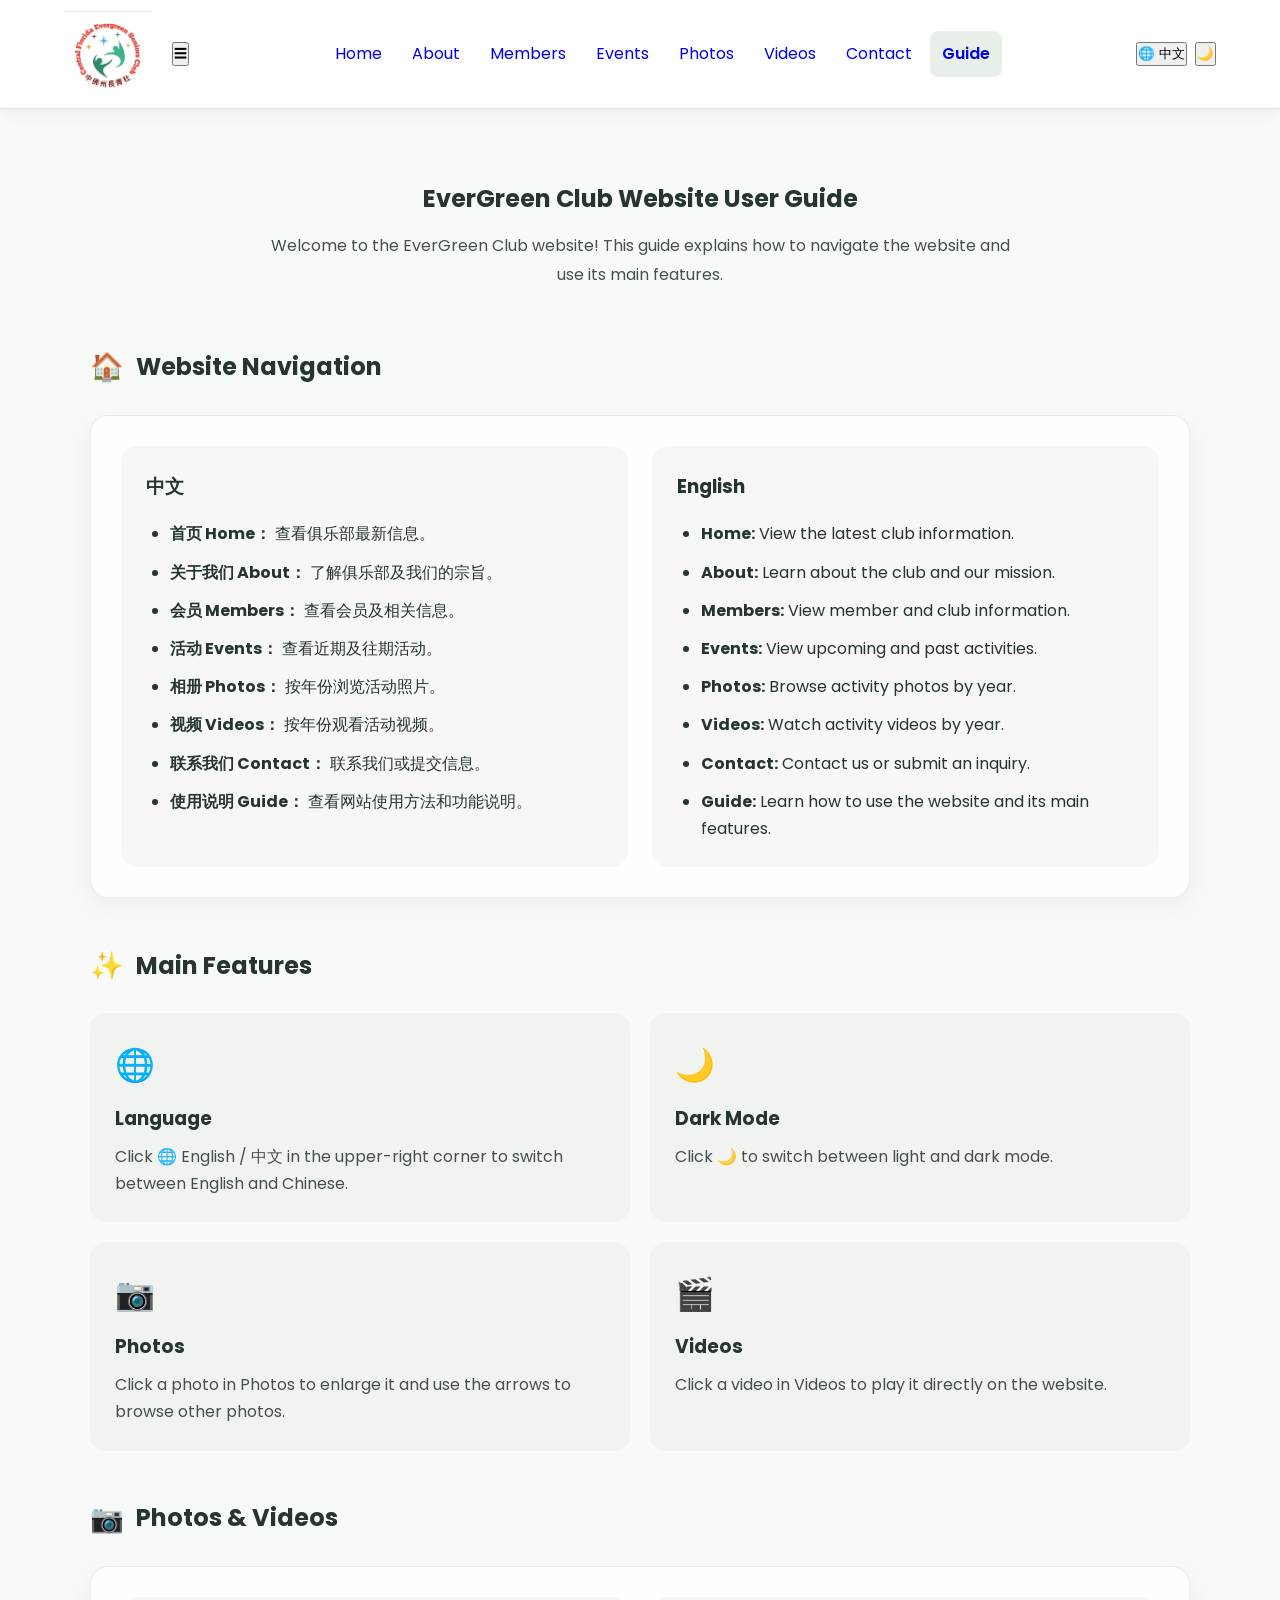
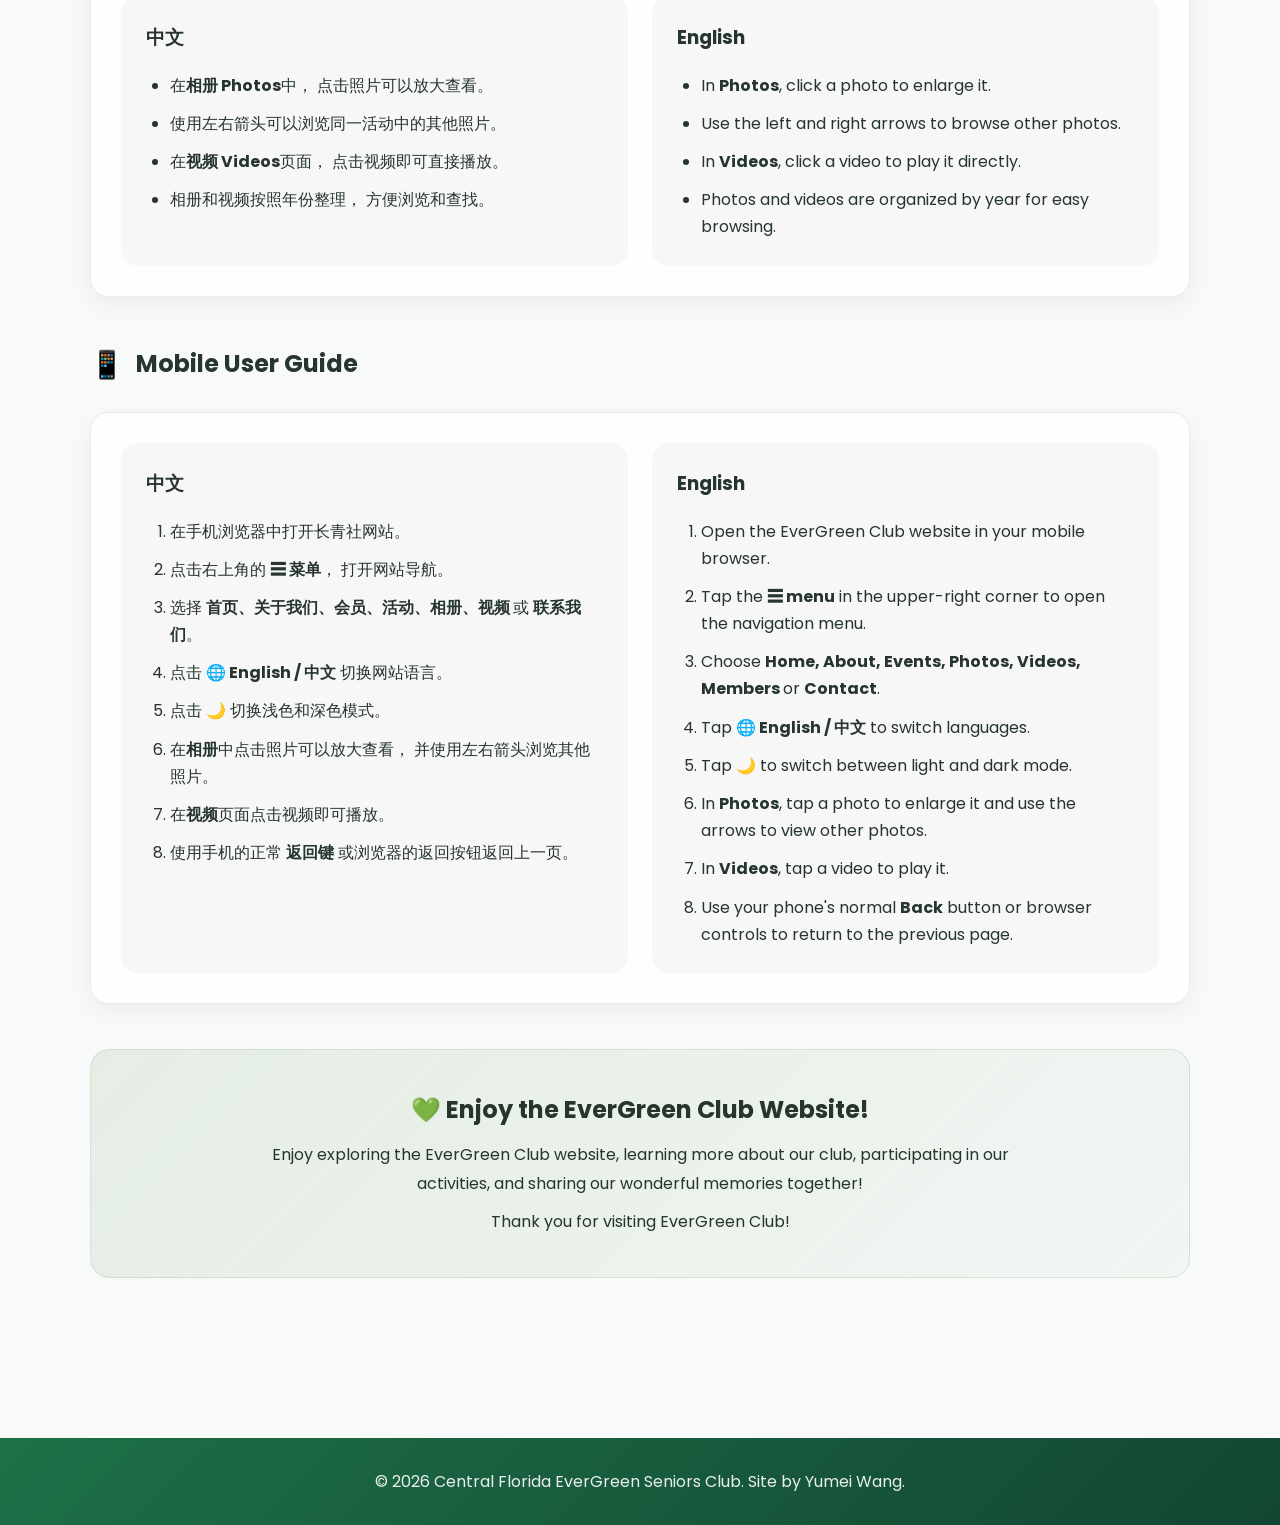
<file: guide2.html>
<!DOCTYPE html>
<html lang="zh-CN">

<head>
    <meta charset="UTF-8">

    <meta name="viewport"
        content="width=device-width, initial-scale=1.0">

    <meta name="description"
        data-en="EverGreen Club website user guide."
        data-zh="长青社网站使用说明。"
        content="长青社网站使用说明">

    <title data-en="Website User Guide" data-zh="网站使用说明">
        网站使用说明
    </title>

    <!-- Google Font -->
    <link rel="preconnect" href="https://fonts.googleapis.com">
    <link rel="preconnect"
        href="https://fonts.gstatic.com"
        crossorigin>

    <link href="https://fonts.googleapis.com/css2?family=Poppins:wght@400;500;600;700&display=swap"
        rel="stylesheet">

    <!-- Main Website CSS -->
    <link rel="stylesheet" href="assets/css/style.css">

    <style>
        /* =========================================
           GUIDE PAGE
        ========================================= */

        .guide-page {
            padding: 70px 20px 90px;
        }

        .guide-container {
            max-width: 1100px;
            margin: 0 auto;
        }

        .guide-hero {
            text-align: center;
            margin-bottom: 55px;
        }

        .guide-hero h1 {
            margin-bottom: 12px;
        }

        .guide-hero p {
            max-width: 760px;
            margin: 0 auto;
            line-height: 1.8;
            opacity: 0.85;
        }

        .guide-section {
            margin-bottom: 45px;
        }

        .guide-section-title {
            display: flex;
            align-items: center;
            gap: 12px;
            margin-bottom: 24px;
        }

        .guide-section-title .icon {
            font-size: 1.7rem;
        }

        .guide-section-title h2 {
            margin: 0;
        }

        .guide-card {
            background: var(--card-bg, rgba(255, 255, 255, 0.75));
            border: 1px solid var(--border-color, rgba(0, 0, 0, 0.08));
            border-radius: 18px;
            padding: 30px;
            margin-bottom: 20px;
            box-shadow: 0 8px 25px rgba(0, 0, 0, 0.05);
        }

        .guide-card h3 {
            margin-top: 0;
            margin-bottom: 20px;
        }

        .guide-card ul,
        .guide-card ol {
            margin: 0;
            padding-left: 24px;
        }

        .guide-card li {
            margin-bottom: 13px;
            line-height: 1.75;
        }

        .guide-card li:last-child {
            margin-bottom: 0;
        }

        .guide-bilingual {
            display: grid;
            grid-template-columns: 1fr 1fr;
            gap: 24px;
        }

        .language-card {
            padding: 25px;
            border-radius: 16px;
            background: rgba(128, 128, 128, 0.06);
        }

        .language-card h3 {
            margin-top: 0;
            margin-bottom: 18px;
        }

        .language-card ul,
        .language-card ol {
            margin-bottom: 0;
        }

        .language-card li {
            margin-bottom: 11px;
            line-height: 1.7;
        }

        .feature-grid {
            display: grid;
            grid-template-columns:
                repeat(2, minmax(0, 1fr));
            gap: 20px;
        }

        .feature-item {
            padding: 25px;
            border-radius: 16px;
            background: rgba(128, 128, 128, 0.06);
        }

        .feature-item .feature-icon {
            font-size: 2rem;
            margin-bottom: 10px;
        }

        .feature-item h3 {
            margin: 0 0 8px;
        }

        .feature-item p {
            margin: 0;
            line-height: 1.7;
            opacity: 0.85;
        }

        .welcome-box {
            text-align: center;
            padding: 40px 30px;
            border-radius: 20px;
            background: linear-gradient(
                135deg,
                rgba(100, 150, 100, 0.12),
                rgba(100, 150, 100, 0.04)
            );
            border: 1px solid rgba(100, 150, 100, 0.18);
        }

        .welcome-box h2 {
            margin-top: 0;
        }

        .welcome-box p {
            max-width: 760px;
            margin: 10px auto 0;
            line-height: 1.8;
        }

        /* =========================================
           DARK MODE
        ========================================= */

        body.dark .guide-card {
            background: rgba(255, 255, 255, 0.04);
            border-color: rgba(255, 255, 255, 0.10);
            box-shadow: 0 8px 25px rgba(0, 0, 0, 0.18);
        }

        body.dark .language-card,
        body.dark .feature-item {
            background: rgba(255, 255, 255, 0.045);
        }

        body.dark .welcome-box {
            background: rgba(255, 255, 255, 0.045);
            border-color: rgba(255, 255, 255, 0.10);
        }


        /* =========================================
           GUIDE PAGE NAVIGATION
           Keep the navigation clean and consistent
        ========================================= */
        .site-header .navbar {
            display: flex;
            align-items: center;
            gap: 20px;
        }

        .site-header .nav-menu {
            display: flex;
            align-items: center;
            justify-content: center;
            gap: 6px;
            flex: 1;
        }

        .site-header .nav-menu a {
            display: inline-flex;
            align-items: center;
            justify-content: center;
            padding: 9px 12px;
            border-radius: 8px;
            text-decoration: none;
            white-space: nowrap;
            transition: background-color .2s ease, color .2s ease;
        }

        .site-header .nav-menu a:hover {
            background: rgba(100, 150, 100, 0.10);
        }

        .site-header .nav-menu a.active {
            font-weight: 600;
            background: rgba(100, 150, 100, 0.14);
        }

        .site-header .header-controls {
            display: flex;
            align-items: center;
            gap: 8px;
            flex-shrink: 0;
        }

        /* Dark-mode styling for the guide page */
        body.dark,
        body.dark .site-header,
        body.dark .site-footer {
            color: #f2f2f2;
        }

        body.dark .guide-page {
            background: transparent;
        }

        body.dark .guide-page h1,
        body.dark .guide-page h2,
        body.dark .guide-page h3,
        body.dark .guide-page p,
        body.dark .guide-page li,
        body.dark .guide-page strong {
            color: inherit;
        }

        body.dark .guide-card,
        body.dark .language-card,
        body.dark .feature-item {
            color: #f2f2f2;
        }

        body.dark .guide-card a,
        body.dark .language-card a,
        body.dark .feature-item a {
            color: inherit;
        }

        body.dark .nav-menu a.active {
            background: rgba(255, 255, 255, 0.10);
        }

        body.dark .nav-menu a:hover {
            background: rgba(255, 255, 255, 0.08);
        }

        @media (max-width: 900px) {
            .site-header .nav-menu {
                gap: 2px;
            }

            .site-header .nav-menu a {
                padding: 8px 8px;
            }
        }

        /* =========================================
           MOBILE
        ========================================= */

        @media (max-width: 768px) {

            .guide-page {
                padding: 45px 16px 60px;
            }

            .guide-hero {
                margin-bottom: 40px;
            }

            .guide-hero h1 {
                font-size: 2rem;
            }

            .guide-card {
                padding: 22px;
            }

            .guide-bilingual,
            .feature-grid {
                grid-template-columns: 1fr;
                gap: 16px;
            }

            .guide-section {
                margin-bottom: 35px;
            }

            .guide-section-title {
                margin-bottom: 18px;
            }

            .language-card {
                padding: 20px;
            }

            .welcome-box {
                padding: 30px 20px;
            }
        }

        @media (max-width: 480px) {

            .guide-hero h1 {
                font-size: 1.75rem;
            }

            .guide-card {
                padding: 18px;
                border-radius: 15px;
            }

            .guide-card li {
                line-height: 1.65;
            }
        }
    </style>
</head>


<body>

    <!-- =========================================
         HEADER / NAVIGATION
    ========================================== -->

    <header class="site-header">

        <nav class="navbar">

            <!-- Logo -->
            <a href="index.html" class="logo">
                <img src="assets/images/logo.jpeg"
                    alt="EverGreen Club Logo">
            </a>

            <!-- Mobile Menu Button -->
            <button
                class="menu-toggle"
                id="menuToggle"
                aria-label="Open navigation menu">
                ☰
            </button>

            <!-- Navigation -->
            <div class="nav-menu" id="navMenu">

                <a href="index.html"
                    data-en="Home"
                    data-zh="首页">
                    首页
                </a>

                <a href="about.html"
                    data-en="About"
                    data-zh="关于我们">
                    关于我们
                </a>

                <a href="members.html"
                    data-en="Members"
                    data-zh="会员">
                    会员
                </a>

                <a href="events.html"
                    data-en="Events"
                    data-zh="活动">
                    活动
                </a>

                <a href="photos.html"
                    data-en="Photos"
                    data-zh="照片">
                    照片
                </a>

                <a href="videos.html"
                    data-en="Videos"
                    data-zh="视频">
                    视频
                </a>

                <a href="contact.html"
                    data-en="Contact"
                    data-zh="联系我们">
                    联系我们
                </a>

                <a href="guide.html"
                    class="active"
                    data-en="Guide"
                    data-zh="使用说明">
                    使用说明
                </a>

            </div>

            <!-- Controls -->
            <div class="header-controls">

                <!-- Language -->
                <button
                    id="languageButton"
                    class="language-button"
                    aria-label="Change language">
                    🌐 <span id="currentLanguage">中文</span>
                </button>

                <!-- Dark Mode -->
                <button
                    id="darkModeToggle"
                    class="dark-mode-toggle"
                    aria-label="Toggle dark mode">
                    🌙
                </button>

            </div>

        </nav>

    </header>


    <!-- =========================================
         MAIN CONTENT
    ========================================== -->

    <main class="guide-page">

        <div class="guide-container">

            <!-- Hero -->
            <section class="guide-hero">

                <h1
                    data-en="EverGreen Club Website User Guide"
                    data-zh="长青社网站使用说明">
                    长青社网站使用说明
                </h1>

                <p
                    data-en="Welcome to the EverGreen Club website! This guide explains how to navigate the website and use its main features."
                    data-zh="欢迎浏览长青社网站！本说明将帮助您了解网站的主要功能和使用方法。">
                    欢迎浏览长青社网站！
                    本说明将帮助您了解网站的主要功能和使用方法。
                </p>

            </section>


            <!-- =================================
                 WEBSITE NAVIGATION
            ================================== -->

            <section class="guide-section">

                <div class="guide-section-title">
                    <span class="icon">🏠</span>

                    <h2
                        data-en="Website Navigation"
                        data-zh="网站主要功能">
                        网站主要功能
                    </h2>
                </div>

                <div class="guide-card">

                    <div class="guide-bilingual">

                        <!-- Chinese -->
                        <div class="language-card">

                            <h3>中文</h3>

                            <ul>

                                <li>
                                    <strong>首页 Home：</strong>
                                    查看俱乐部最新信息。
                                </li>

                                <li>
                                    <strong>关于我们 About：</strong>
                                    了解俱乐部及我们的宗旨。
                                </li>

                                <li>
                                    <strong>会员 Members：</strong>
                                    查看会员及相关信息。
                                </li>

                                <li>
                                    <strong>活动 Events：</strong>
                                    查看近期及往期活动。
                                </li>

                                <li>
                                    <strong>相册 Photos：</strong>
                                    按年份浏览活动照片。
                                </li>

                                <li>
                                    <strong>视频 Videos：</strong>
                                    按年份观看活动视频。
                                </li>

                                <li>
                                    <strong>联系我们 Contact：</strong>
                                    联系我们或提交信息。
                                </li>

                                <li>
                                    <strong>使用说明 Guide：</strong>
                                    查看网站使用方法和功能说明。
                                </li>

                            </ul>

                        </div>


                        <!-- English -->
                        <div class="language-card">

                            <h3>English</h3>

                            <ul>

                                <li>
                                    <strong>Home:</strong>
                                    View the latest club information.
                                </li>

                                <li>
                                    <strong>About:</strong>
                                    Learn about the club and our mission.
                                </li>

                                <li>
                                    <strong>Members:</strong>
                                    View member and club information.
                                </li>

                                <li>
                                    <strong>Events:</strong>
                                    View upcoming and past activities.
                                </li>

                                <li>
                                    <strong>Photos:</strong>
                                    Browse activity photos by year.
                                </li>

                                <li>
                                    <strong>Videos:</strong>
                                    Watch activity videos by year.
                                </li>

                                <li>
                                    <strong>Contact:</strong>
                                    Contact us or submit an inquiry.
                                </li>

                                <li>
                                    <strong>Guide:</strong>
                                    Learn how to use the website and its main features.
                                </li>

                            </ul>

                        </div>

                    </div>

                </div>

            </section>


            <!-- =================================
                 MAIN FEATURES
            ================================== -->

            <section class="guide-section">

                <div class="guide-section-title">
                    <span class="icon">✨</span>

                    <h2
                        data-en="Main Features"
                        data-zh="主要功能">
                        主要功能
                    </h2>
                </div>

                <div class="feature-grid">

                    <div class="feature-item">

                        <div class="feature-icon">🌐</div>

                        <h3
                            data-en="Language"
                            data-zh="语言切换">
                            语言切换
                        </h3>

                        <p
                            data-en="Click 🌐 English / 中文 in the upper-right corner to switch between English and Chinese."
                            data-zh="点击右上角的 🌐 English / 中文，即可在中文和英文之间切换。">
                            点击右上角的
                            🌐 English / 中文，
                            即可在中文和英文之间切换。
                        </p>

                    </div>


                    <div class="feature-item">

                        <div class="feature-icon">🌙</div>

                        <h3
                            data-en="Dark Mode"
                            data-zh="深色模式">
                            深色模式
                        </h3>

                        <p
                            data-en="Click 🌙 to switch between light and dark mode."
                            data-zh="点击 🌙 图标，可以在浅色模式和深色模式之间切换。">
                            点击 🌙 图标，可以在浅色模式和深色模式之间切换。
                        </p>

                    </div>


                    <div class="feature-item">

                        <div class="feature-icon">📷</div>

                        <h3
                            data-en="Photos"
                            data-zh="照片">
                            照片
                        </h3>

                        <p
                            data-en="Click a photo in Photos to enlarge it and use the arrows to browse other photos."
                            data-zh="在照片中点击照片可以放大查看，并使用左右箭头浏览其他照片。">
                            在照片中点击照片可以放大查看，
                            并使用左右箭头浏览其他照片。
                        </p>

                    </div>


                    <div class="feature-item">

                        <div class="feature-icon">🎬</div>

                        <h3
                            data-en="Videos"
                            data-zh="视频">
                            视频
                        </h3>

                        <p
                            data-en="Click a video in Videos to play it directly on the website."
                            data-zh="在视频页面点击视频即可直接播放。">
                            在视频页面点击视频即可直接播放。
                        </p>

                    </div>

                </div>

            </section>


            <!-- =================================
                 PHOTOS & VIDEOS
            ================================== -->

            <section class="guide-section">

                <div class="guide-section-title">
                    <span class="icon">📷</span>

                    <h2
                        data-en="Photos & Videos"
                        data-zh="查看照片和视频">
                        查看照片和视频
                    </h2>
                </div>

                <div class="guide-card">

                    <div class="guide-bilingual">

                        <div class="language-card">

                            <h3>中文</h3>

                            <ul>

                                <li>
                                    在<strong>相册 Photos</strong>中，
                                    点击照片可以放大查看。
                                </li>

                                <li>
                                    使用左右箭头可以浏览同一活动中的其他照片。
                                </li>

                                <li>
                                    在<strong>视频 Videos</strong>页面，
                                    点击视频即可直接播放。
                                </li>

                                <li>
                                    相册和视频按照年份整理，
                                    方便浏览和查找。
                                </li>

                            </ul>

                        </div>


                        <div class="language-card">

                            <h3>English</h3>

                            <ul>

                                <li>
                                    In <strong>Photos</strong>,
                                    click a photo to enlarge it.
                                </li>

                                <li>
                                    Use the left and right arrows
                                    to browse other photos.
                                </li>

                                <li>
                                    In <strong>Videos</strong>,
                                    click a video to play it directly.
                                </li>

                                <li>
                                    Photos and videos are organized
                                    by year for easy browsing.
                                </li>

                            </ul>

                        </div>

                    </div>

                </div>

            </section>


            <!-- =================================
                 MOBILE GUIDE
            ================================== -->

            <section class="guide-section">

                <div class="guide-section-title">

                    <span class="icon">📱</span>

                    <h2
                        data-en="Mobile User Guide"
                        data-zh="手机使用指南">
                        手机使用指南
                    </h2>

                </div>


                <div class="guide-card">

                    <div class="guide-bilingual">

                        <!-- Chinese -->
                        <div class="language-card">

                            <h3>中文</h3>

                            <ol>

                                <li>
                                    在手机浏览器中打开长青社网站。
                                </li>

                                <li>
                                    点击右上角的
                                    <strong>☰ 菜单</strong>，
                                    打开网站导航。
                                </li>

                                <li>
                                    选择
                                    <strong>
                                        首页、关于我们、会员、活动、相册、视频
                                    </strong>
                                    或
                                    <strong>联系我们</strong>。
                                </li>

                                <li>
                                    点击
                                    <strong>🌐 English / 中文</strong>
                                    切换网站语言。
                                </li>

                                <li>
                                    点击
                                    <strong>🌙</strong>
                                    切换浅色和深色模式。
                                </li>

                                <li>
                                    在<strong>相册</strong>中点击照片可以放大查看，
                                    并使用左右箭头浏览其他照片。
                                </li>

                                <li>
                                    在<strong>视频</strong>页面点击视频即可播放。
                                </li>

                                <li>
                                    使用手机的正常
                                    <strong>返回键</strong>
                                    或浏览器的返回按钮返回上一页。
                                </li>

                            </ol>

                        </div>


                        <!-- English -->
                        <div class="language-card">

                            <h3>English</h3>

                            <ol>

                                <li>
                                    Open the EverGreen Club website
                                    in your mobile browser.
                                </li>

                                <li>
                                    Tap the
                                    <strong>☰ menu</strong>
                                    in the upper-right corner
                                    to open the navigation menu.
                                </li>

                                <li>
                                    Choose
                                    <strong>
                                        Home, About, Events, Photos,
                                        Videos, Members
                                    </strong>
                                    or
                                    <strong>Contact</strong>.
                                </li>

                                <li>
                                    Tap
                                    <strong>🌐 English / 中文</strong>
                                    to switch languages.
                                </li>

                                <li>
                                    Tap
                                    <strong>🌙</strong>
                                    to switch between light and dark mode.
                                </li>

                                <li>
                                    In <strong>Photos</strong>,
                                    tap a photo to enlarge it and use
                                    the arrows to view other photos.
                                </li>

                                <li>
                                    In <strong>Videos</strong>,
                                    tap a video to play it.
                                </li>

                                <li>
                                    Use your phone's normal
                                    <strong>Back</strong> button or
                                    browser controls to return
                                    to the previous page.
                                </li>

                            </ol>

                        </div>

                    </div>

                </div>

            </section>


            <!-- =================================
                 WELCOME
            ================================== -->

            <section class="guide-section">

                <div class="welcome-box">

                    <h2
                        data-en="💚 Enjoy the EverGreen Club Website!"
                        data-zh="💚 欢迎浏览长青社网站！">
                        💚 欢迎浏览长青社网站！
                    </h2>

                    <p
                        data-en="Enjoy exploring the EverGreen Club website, learning more about our club, participating in our activities, and sharing our wonderful memories together!"
                        data-zh="欢迎大家浏览长青社网站，了解我们的俱乐部、参加精彩活动，并分享长青俱乐部的美好回忆！">
                        欢迎大家浏览长青社网站，
                        了解我们的俱乐部、参加精彩活动，
                        并分享长青俱乐部的美好回忆！
                    </p>

                    <p
                        data-en="Thank you for visiting EverGreen Club!"
                        data-zh="感谢您的访问！">
                        感谢您的访问！
                    </p>

                </div>

            </section>

        </div>

    </main>


    <!-- =========================================
         FOOTER
    ========================================== -->

    <footer class="site-footer">

        <p
        data-en="© 2026 Central Florida EverGreen Seniors Club. Site by Yumei Wang."
        data-zh="© 2026 中佛州长青社。版权所有。">

        © 2026 Central Florida EverGreen Seniors Club.
        All Rights Reserved.
        </p>

    </footer>


    <!-- =========================================
         LANGUAGE SWITCHER
    ========================================== -->

    <script>

        document.addEventListener(
            "DOMContentLoaded",
            function () {

                const languageButton =
                    document.getElementById("languageButton");

                const currentLanguage =
                    document.getElementById("currentLanguage");

                let language =
                    localStorage.getItem("language") || "zh";

                function updateLanguage() {

                    document
                        .querySelectorAll("[data-en][data-zh]")
                        .forEach(function (element) {

                            if (language === "en") {
                                element.textContent =
                                    element.getAttribute("data-en");
                            } else {
                                element.textContent =
                                    element.getAttribute("data-zh");
                            }

                        });

                    document.documentElement.lang =
                        language === "en"
                            ? "en"
                            : "zh-CN";

                    currentLanguage.textContent =
                        language === "en"
                            ? "中文"
                            : "English";

                    localStorage.setItem(
                        "language",
                        language
                    );
                }


                languageButton.addEventListener(
                    "click",
                    function () {

                        language =
                            language === "en"
                                ? "zh"
                                : "en";

                        updateLanguage();

                    }
                );


                updateLanguage();

            }
        );

    </script>


    <!-- =========================================
         MOBILE MENU
    ========================================== -->

    <script>

        document.addEventListener(
            "DOMContentLoaded",
            function () {

                const menuToggle =
                    document.getElementById("menuToggle");

                const navMenu =
                    document.getElementById("navMenu");

                if (menuToggle && navMenu) {

                    menuToggle.addEventListener(
                        "click",
                        function () {

                            navMenu.classList.toggle("active");

                        }
                    );


                    navMenu
                        .querySelectorAll("a")
                        .forEach(function (link) {

                            link.addEventListener(
                                "click",
                                function () {

                                    navMenu.classList.remove(
                                        "active"
                                    );

                                }
                            );

                        });

                }

            }
        );

    </script>


    <!-- Existing Dark Mode Script -->
    <script>
        /* =========================================
           DARK MODE
           Page-level fallback so Guide works even
           if the shared darkmode.js is missing or
           uses a different class name.
        ========================================= */
        document.addEventListener("DOMContentLoaded", function () {
            const darkModeToggle =
                document.getElementById("darkModeToggle");

            if (!darkModeToggle) return;

            function applyDarkMode(isDark) {
                document.body.classList.toggle("dark", isDark);
                darkModeToggle.textContent = isDark ? "☀️" : "🌙";
                darkModeToggle.setAttribute(
                    "aria-label",
                    isDark ? "Switch to light mode" : "Switch to dark mode"
                );
                darkModeToggle.setAttribute(
                    "title",
                    isDark ? "Light mode" : "Dark mode"
                );
            }

            const savedMode = localStorage.getItem("darkMode");
            const initialDark =
                savedMode === "dark" ||
                (savedMode === null &&
                    window.matchMedia &&
                    window.matchMedia("(prefers-color-scheme: dark)").matches);

            applyDarkMode(initialDark);

            darkModeToggle.addEventListener("click", function () {
                const isDark =
                    !document.body.classList.contains("dark");

                applyDarkMode(isDark);
                localStorage.setItem(
                    "darkMode",
                    isDark ? "dark" : "light"
                );
            });
        });
    </script>

</body>

</html>
</file>
<file: assets/css/style.css>
/* =========================================
   EVERGREEN CLUB
   Main Website Styles
   Compact Version
   ========================================= */


/* =========================================
   RESET
   ========================================= */

* {
    margin: 0;
    padding: 0;
    box-sizing: border-box;
}


/* =========================================
   COLOR VARIABLES
   ========================================= */

:root {

    /* Logo-inspired color palette */
    --primary: #238B57;
    --primary-dark: #145C3A;
    --primary-light: #EAF6EF;

    --blue: #176FA8;
    --blue-dark: #0E4F7A;
    --blue-light: #EAF3F8;

    --green: #3FA66A;
    --green-dark: #1D7048;
    --green-light: #EDF8F1;

    --gold: #D7A928;
    --gold-dark: #AD8318;
    --gold-light: #FFF6D8;

    /* Logo red is kept as a small accent only. */
    --brand-red: #C92A2A;

    --white: #FFFFFF;

    --background: #F7FAF8;

    --text: #26352D;
    --text-light: #66736D;

    --border: #DDE8E1;

    --shadow-small:
        0 4px 12px rgba(0, 0, 0, 0.08);

    --shadow:
        0 10px 30px rgba(0, 0, 0, 0.10);

    --shadow-large:
        0 20px 50px rgba(0, 0, 0, 0.15);

    --radius: 16px;
}


/* =========================================
   BODY
   ========================================= */

body {

    font-family: 'Poppins', sans-serif;

    color: var(--text);

    background: var(--background);

    line-height: 1.7;

    transition:
        background 0.3s ease,
        color 0.3s ease;
}


/* =========================================
   GENERAL
   ========================================= */

img {

    max-width: 100%;

    display: block;
}


a {

    transition:
        color 0.3s ease,
        background 0.3s ease,
        transform 0.3s ease;
}


button {

    font-family: inherit;
}


/* =========================================
   NAVIGATION
   ========================================= */

.navbar {

    position: sticky;

    top: 0;

    z-index: 1000;

    display: flex;

    justify-content: space-between;

    align-items: center;

    padding: 10px 5%;

    background: rgba(255, 255, 255, 0.96);

    backdrop-filter: blur(10px);

    border-bottom: 1px solid var(--border);

    box-shadow:
        0 3px 15px rgba(0, 0, 0, 0.06);
}


/* =========================================
   LOGO
   ========================================= */

.logo {

    display: inline-block;
}


.logo img {

    width: 180px;

    transition:
        transform 0.3s ease;
}


.logo img:hover {

    transform: scale(1.03);
}


/* =========================================
   NAVIGATION LINKS
   ========================================= */

.nav-links {

    display: flex;

    align-items: center;

    gap: 25px;

    list-style: none;
}


.nav-links a {

    position: relative;

    text-decoration: none;

    color: var(--primary);

    font-weight: 600;

    padding: 6px 0;
}


/* Gold underline */

.nav-links a::after {

    content: "";

    position: absolute;

    left: 0;

    bottom: 0;

    width: 0;

    height: 2px;

    background: var(--gold);

    transition:
        width 0.3s ease;
}


.nav-links a:hover::after {

    width: 100%;
}


.nav-links a:hover {

    color: var(--primary-dark);
}


/* =========================================
   NAVIGATION ACTIONS
   ========================================= */

.nav-actions {

    display: flex;

    align-items: center;

    gap: 10px;
}


/* =========================================
   DARK MODE BUTTON
   ========================================= */

#darkModeButton {

    display: flex;

    align-items: center;

    justify-content: center;

    width: 40px;

    height: 40px;

    border: none;

    border-radius: 50%;

    background: transparent;

    font-size: 20px;

    cursor: pointer;

    transition:
        background 0.3s ease,
        transform 0.3s ease;
}


#darkModeButton:hover {

    background: var(--blue-light);

    transform: scale(1.08);
}


body.dark #darkModeButton:hover {

    background: #20382B;
}


/* =========================================
   MENU BUTTON
   ========================================= */

#menuButton {

    display: none;

    font-size: 25px;

    background: none;

    border: none;

    color: var(--primary);

    cursor: pointer;
}


/* =========================================
   HERO
   ========================================= */

.hero {

    position: relative;

    min-height: 75vh;

    background:
        linear-gradient(
            120deg,
            rgba(29, 112, 72, 0.90),
            rgba(23, 111, 168, 0.62),
            rgba(215, 169, 40, 0.28)
        ),
        url("../images/hero.jpg");

    background-size: cover;

    background-position: center;

    display: flex;

    align-items: center;

    justify-content: center;

    text-align: center;

    color: white;

    overflow: hidden;
}


/* Hero overlay */

.hero::after {

    content: "";

    position: absolute;

    inset: 0;

    background:
        radial-gradient(
            circle at center,
            transparent 20%,
            rgba(0, 0, 0, 0.15)
        );

    pointer-events: none;
}


.hero > * {

    position: relative;

    z-index: 1;
}


.hero h1 {

    font-size:
        clamp(42px, 7vw, 68px);

    font-weight: 700;

    letter-spacing: -1px;

    text-shadow:
        0 4px 15px rgba(0, 0, 0, 0.25);

    animation:
        heroFade 1s ease;
}


.hero h2 {

    margin: 15px 0;

    font-size:
        clamp(20px, 3vw, 30px);

    font-weight: 400;

    text-shadow:
        0 3px 10px rgba(0, 0, 0, 0.2);
}


/* =========================================
   HERO ANIMATION
   ========================================= */

@keyframes heroFade {

    from {

        opacity: 0;

        transform: translateY(20px);

    }

    to {

        opacity: 1;

        transform: translateY(0);

    }
}


/* =========================================
   BUTTONS
   ========================================= */

.btn {

    display: inline-block;

    padding: 11px 27px;

    margin: 12px 8px;

    border-radius: 30px;

    text-decoration: none;

    font-weight: 600;

    transition:
        transform 0.3s ease,
        box-shadow 0.3s ease,
        background 0.3s ease;
}


.btn:hover {

    transform: translateY(-3px);

    box-shadow:
        0 8px 20px rgba(0, 0, 0, 0.20);
}


/* =========================================
   PRIMARY BUTTON
   ========================================= */

.primary {

    background: var(--primary);

    color: white;
}


.primary:hover {

    background: var(--primary-dark);

    color: white;
}


/* =========================================
   SECONDARY BUTTON
   ========================================= */

.secondary {

    border: 2px solid white;

    color: white;

    background: transparent;
}


.secondary:hover {

    background: white;

    color: var(--green-dark);
}


/* =========================================
   MISSION / CONTENT SECTIONS
   ========================================= */

.mission {

    padding: 15px 10%;

    text-align: center;

    background: white;
}


.mission h2 {

    color: var(--primary);

    font-size: 32px;

    margin-bottom: 12px;
}


.mission p {

    max-width: 800px;

    margin: auto;

    color: var(--text-light);

    font-size: 16px;
}


/* =========================================
   STATISTICS
   ========================================= */

.stats {

    display: grid;

    grid-template-columns:
        repeat(4, 1fr);

    background:
        linear-gradient(
            135deg,
            var(--green),
            var(--green-dark)
        );

    color: white;

    padding: 45px 8%;

    text-align: center;
}


.stats div {

    padding: 10px;

    transition:
        transform 0.3s ease;
}


.stats div:hover {

    transform: translateY(-5px);
}


.stats h2 {

    font-size: 40px;

    color: var(--gold);

    margin-bottom: 5px;
}


.stats p {

    font-size: 15px;

    opacity: 0.9;
}


/* =========================================
   CARDS
   ========================================= */

.cards {

    display: grid;

    grid-template-columns:
        repeat(3, 1fr);

    gap: 24px;

    padding: 45px 10%;
}


.card {

    background: white;

    padding: 26px;

    border-radius: var(--radius);

    border: 1px solid var(--border);

    box-shadow: var(--shadow-small);

    transition:
        transform 0.35s ease,
        box-shadow 0.35s ease;
}


.card:hover {

    transform: translateY(-8px);

    box-shadow: var(--shadow);
}


.card h2,
.card h3 {

    color: var(--primary);

    margin-bottom: 10px;
}


.card p {

    color: var(--text-light);
}


.card a {

    display: inline-block;

    margin-top: 12px;

    color: var(--primary);

    font-weight: 600;

    text-decoration: none;
}


.card a:hover {

    color: var(--gold);
}


/* =========================================
   PAGE BANNER
   ========================================= */

.page-banner {

    background:
        linear-gradient(
            135deg,
            var(--green-dark),
            var(--blue),
            var(--green)
        );

    color: white;

    text-align: center;

    padding: 15px 20px;
}


.page-banner h1 {

    font-size:
        clamp(38px, 6vw, 55px);

    margin-bottom: 8px;

    color: white;
}


.page-banner p {

    font-size: 18px;

    opacity: 0.95;
}


/* =========================================
   FOOTER
   ========================================= */

footer {

    background:
        linear-gradient(
            135deg,
            var(--green-dark),
            #124632
        );

    color: white;

    text-align: center;

    padding: 30px 20px;

    margin-top: 25px;
}


footer img {

    margin: 0 auto 12px;
}


footer p {

    opacity: 0.9;
}


/* =========================================
   DARK MODE
   ========================================= */

body.dark {

    --background: #0C1712;

    --white: #14221A;

    --text: #EAF2ED;

    --text-light: #B8C8BE;

    --border: #294238;

    background: var(--background);

    color: var(--text);
}


/* =========================================
   DARK NAVIGATION
   ========================================= */

body.dark .navbar {

    background:
        rgba(12, 23, 18, 0.96);

    border-bottom-color:
        var(--border);
}


body.dark .nav-links a {

    color: #8FD3A9;
}


body.dark #menuButton {

    color: white;
}


/* =========================================
   DARK MISSION
   ========================================= */

body.dark .mission {

    background: #14221A;
}


body.dark .mission h2 {

    color: #8FD3A9;
}


/* =========================================
   DARK CARDS
   ========================================= */

body.dark .card {

    background: #14221A;

    border-color: var(--border);

    box-shadow:
        0 10px 30px rgba(0, 0, 0, 0.25);
}


body.dark .card h2,
body.dark .card h3 {

    color: #8FD3A9;
}


/* =========================================
   DARK PAGE-SPECIFIC CARDS
   ========================================= */

body.dark .member-card,
body.dark .contact-card,
body.dark .video-card,
body.dark .featured-video,
body.dark .contact-form-section {

    background: #14221A;

    border-color: var(--border);

    color: var(--text);
}


body.dark .member-card h3,
body.dark .contact-card h3,
body.dark .video-info h3,
body.dark .featured-info h2,
body.dark .contact-form-section h2 {

    color: #8FD3A9;
}


body.dark .member-description,
body.dark .contact-card p,
body.dark .video-info p,
body.dark .featured-info p,
body.dark .contact-form-section > p {

    color: var(--text-light);
}


/* =========================================
   DARK FORM
   ========================================= */

body.dark .form-group label {

    color: var(--text);
}


body.dark .form-group input,
body.dark .form-group textarea {

    background: #0C1712;

    color: var(--text);

    border-color: var(--border);
}


body.dark .form-group input::placeholder,
body.dark .form-group textarea::placeholder {

    color: #91A79A;
}


/* =========================================
   DARK CONTACT LINKS
   ========================================= */

body.dark .contact-card a {

    color: #8FD3A9;
}


body.dark .contact-card a:hover {

    color: var(--gold);
}


/* =========================================
   DARK VIDEO CATEGORY
   ========================================= */

body.dark .video-category {

    background: #17372A;

    color: #8FD3A9;
}


/* =========================================
   DARK GALLERY
   ========================================= */

body.dark .gallery-item {

    background: #14221A;

    box-shadow:
        0 10px 30px rgba(0, 0, 0, 0.25);
}


body.dark .gallery-intro h2 {

    color: #8FD3A9;
}


body.dark .gallery-intro p {

    color: var(--text-light);
}


/* =========================================
   DARK MOBILE MENU
   ========================================= */

body.dark .nav-links {

    background: #0C1712;
}


/* =========================================
   MOBILE
   ========================================= */

@media (max-width: 800px) {

    .navbar {

        padding: 10px 6%;
    }


   .logo img {

        width: 160px;
    }


    #menuButton {

        display: block;
    }


    .nav-actions {

        gap: 5px;
    }


    .nav-links {

        display: none;

        position: absolute;

        top: 100%;

        left: 0;

        width: 100%;

        flex-direction: column;

        align-items: center;

        gap: 0;

        padding: 10px 0;

        background: white;

        box-shadow:
            0 10px 20px rgba(0, 0, 0, 0.10);
    }


    .nav-links li {

        width: 100%;

        text-align: center;
    }


    .nav-links a {

        display: block;

        padding: 11px;
    }


    .nav-links.show {

        display: flex;
    }


    /* Dark mobile menu */

    body.dark .nav-links {

        background: #0C1712;
    }


    .stats {

        grid-template-columns:
            1fr 1fr;

        padding: 40px 5%;
    }


    .cards {

        grid-template-columns: 1fr;

        padding: 40px 7%;
    }


    .hero {

        min-height: 65vh;

        padding: 40px 20px;
    }


    .hero h1 {

        font-size: 42px;
    }


    .hero h2 {

        font-size: 20px;
    }


    .mission {

        padding: 45px 7%;
    }


    .mission h2 {

        font-size: 28px;
    }


    .page-banner {

        padding: 45px 20px;
    }


    .page-banner h1 {

        font-size: 40px;
    }


    .page-banner p {

        font-size: 17px;
    }

}


/* =========================================
   SMALL PHONES
   ========================================= */

@media (max-width: 480px) {

    .stats {

        grid-template-columns: 1fr;
    }


    .stats h2 {

        font-size: 36px;
    }


    .hero h1 {

        font-size: 36px;
    }


    .btn {

        display: block;

        margin: 10px auto;

        max-width: 240px;
    }


    .mission {

        padding: 40px 6%;
    }


    .page-banner {

        padding: 40px 15px;
    }


    .page-banner h1 {

        font-size: 34px;
    }

}

/* =========================================
   LOGO / BRAND POLISH
   ========================================= */

/* The current logo is displayed cleanly and proportionally.
   Keep it clean and proportional in the navigation. */
.logo img {
    width: 88px;
    height: 88px;
    object-fit: contain;
    object-position: center;
}

footer img {
    width: 180px;
    height: auto;
    object-fit: contain;
}


/* =========================================
   LOGO-COLOR OVERRIDES FOR PAGE COMPONENTS
   ========================================= */

.gallery-intro h2 {
    color: var(--primary) !important;
}

.gallery-intro p {
    color: var(--text-light) !important;
}

.gallery-item {
    border: 1px solid var(--border);
}

.video-category {
    background: var(--green-light);
    color: var(--green-dark);
}

.contact-card a {
    color: var(--primary);
}

.contact-card a:hover {
    color: var(--green);
}


/* =========================================
   ACCESSIBILITY / FOCUS
   ========================================= */

a:focus-visible,
button:focus-visible,
input:focus-visible,
textarea:focus-visible,
select:focus-visible {
    outline: 3px solid var(--gold);
    outline-offset: 3px;
}


/* =========================================
   DARK MODE BRAND OVERRIDES
   ========================================= */

body.dark .gallery-intro h2 {
    color: var(--primary) !important;
}

body.dark .gallery-intro p {
    color: var(--text-light) !important;
}

body.dark .video-category {
    background: #17372A;
    color: #8FD3A9;
}

body.dark .contact-card a {
    color: var(--primary);
}

body.dark .contact-card a:hover {
    color: var(--green);
}


/* =========================================
   REDUCED MOTION
   ========================================= */

@media (prefers-reduced-motion: reduce) {
    *,
    *::before,
    *::after {
        scroll-behavior: auto !important;
        animation-duration: 0.01ms !important;
        animation-iteration-count: 1 !important;
        transition-duration: 0.01ms !important;
    }
}
</file>
